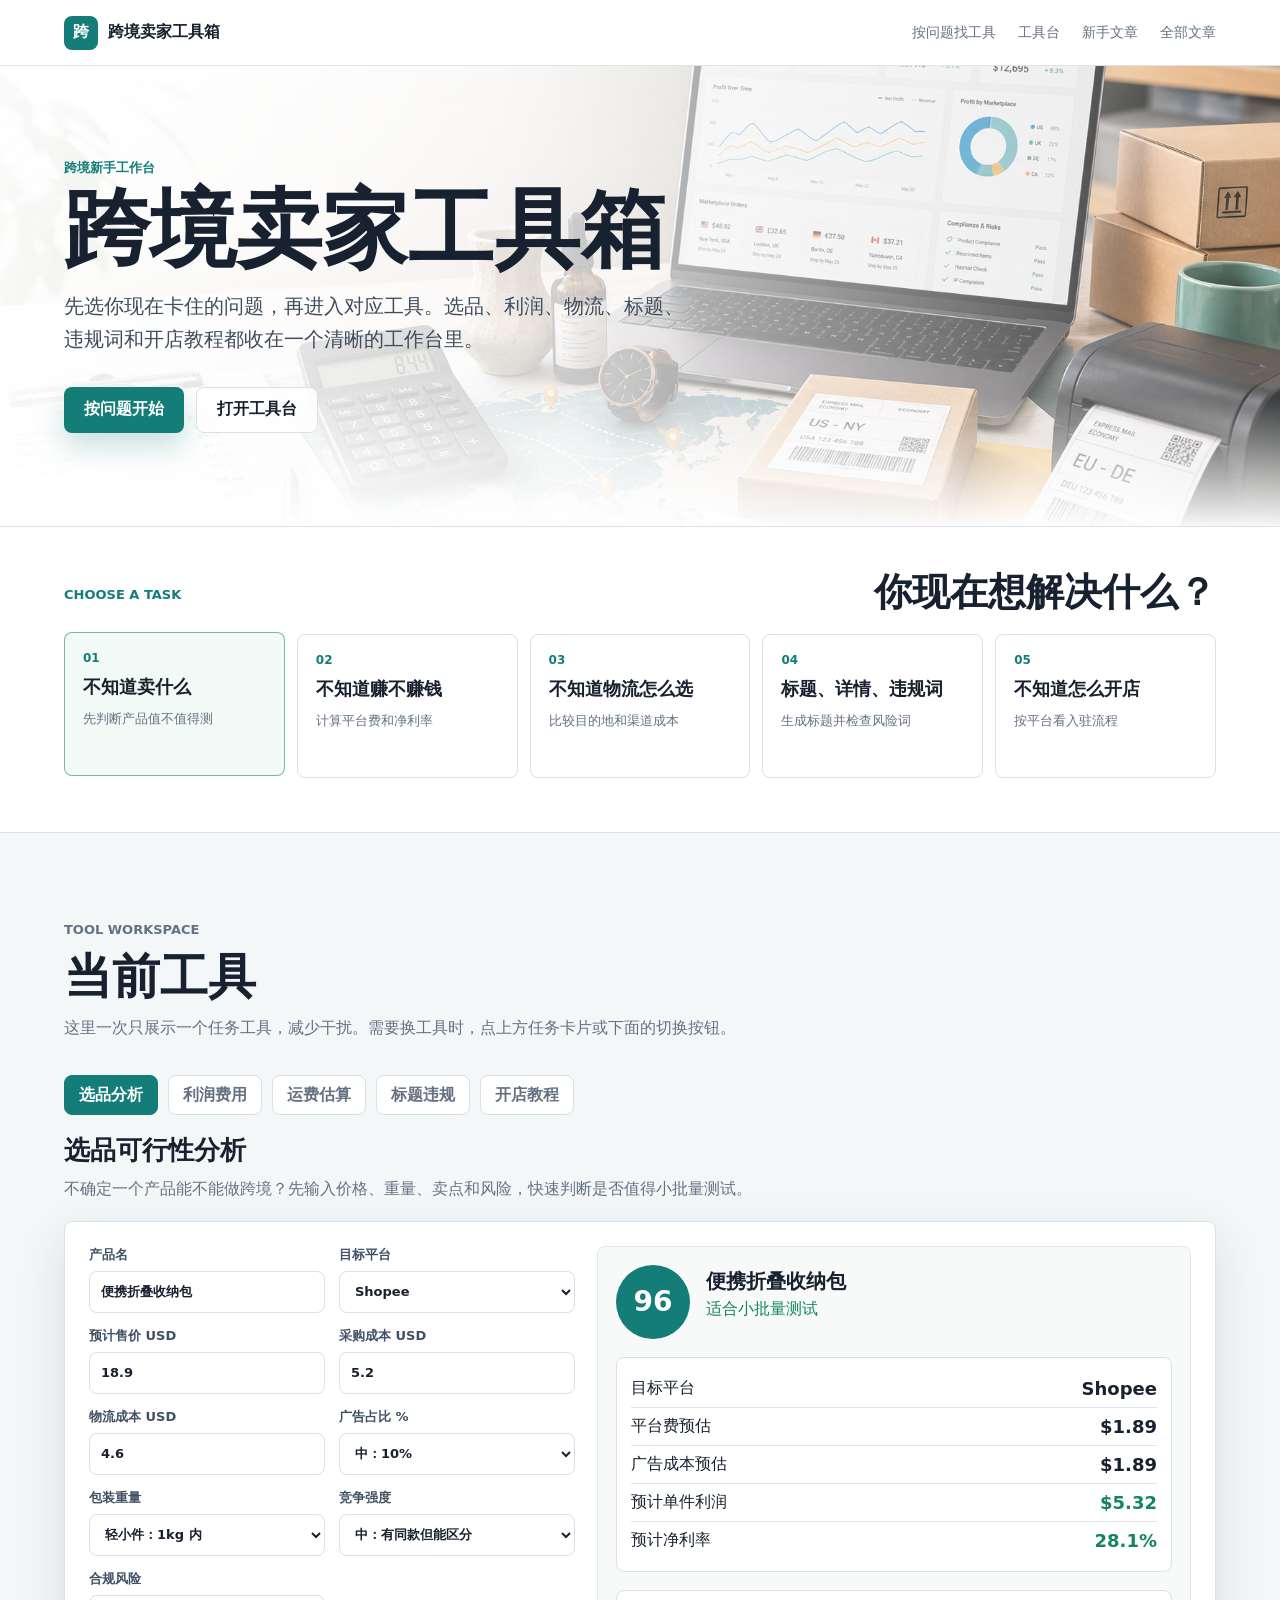
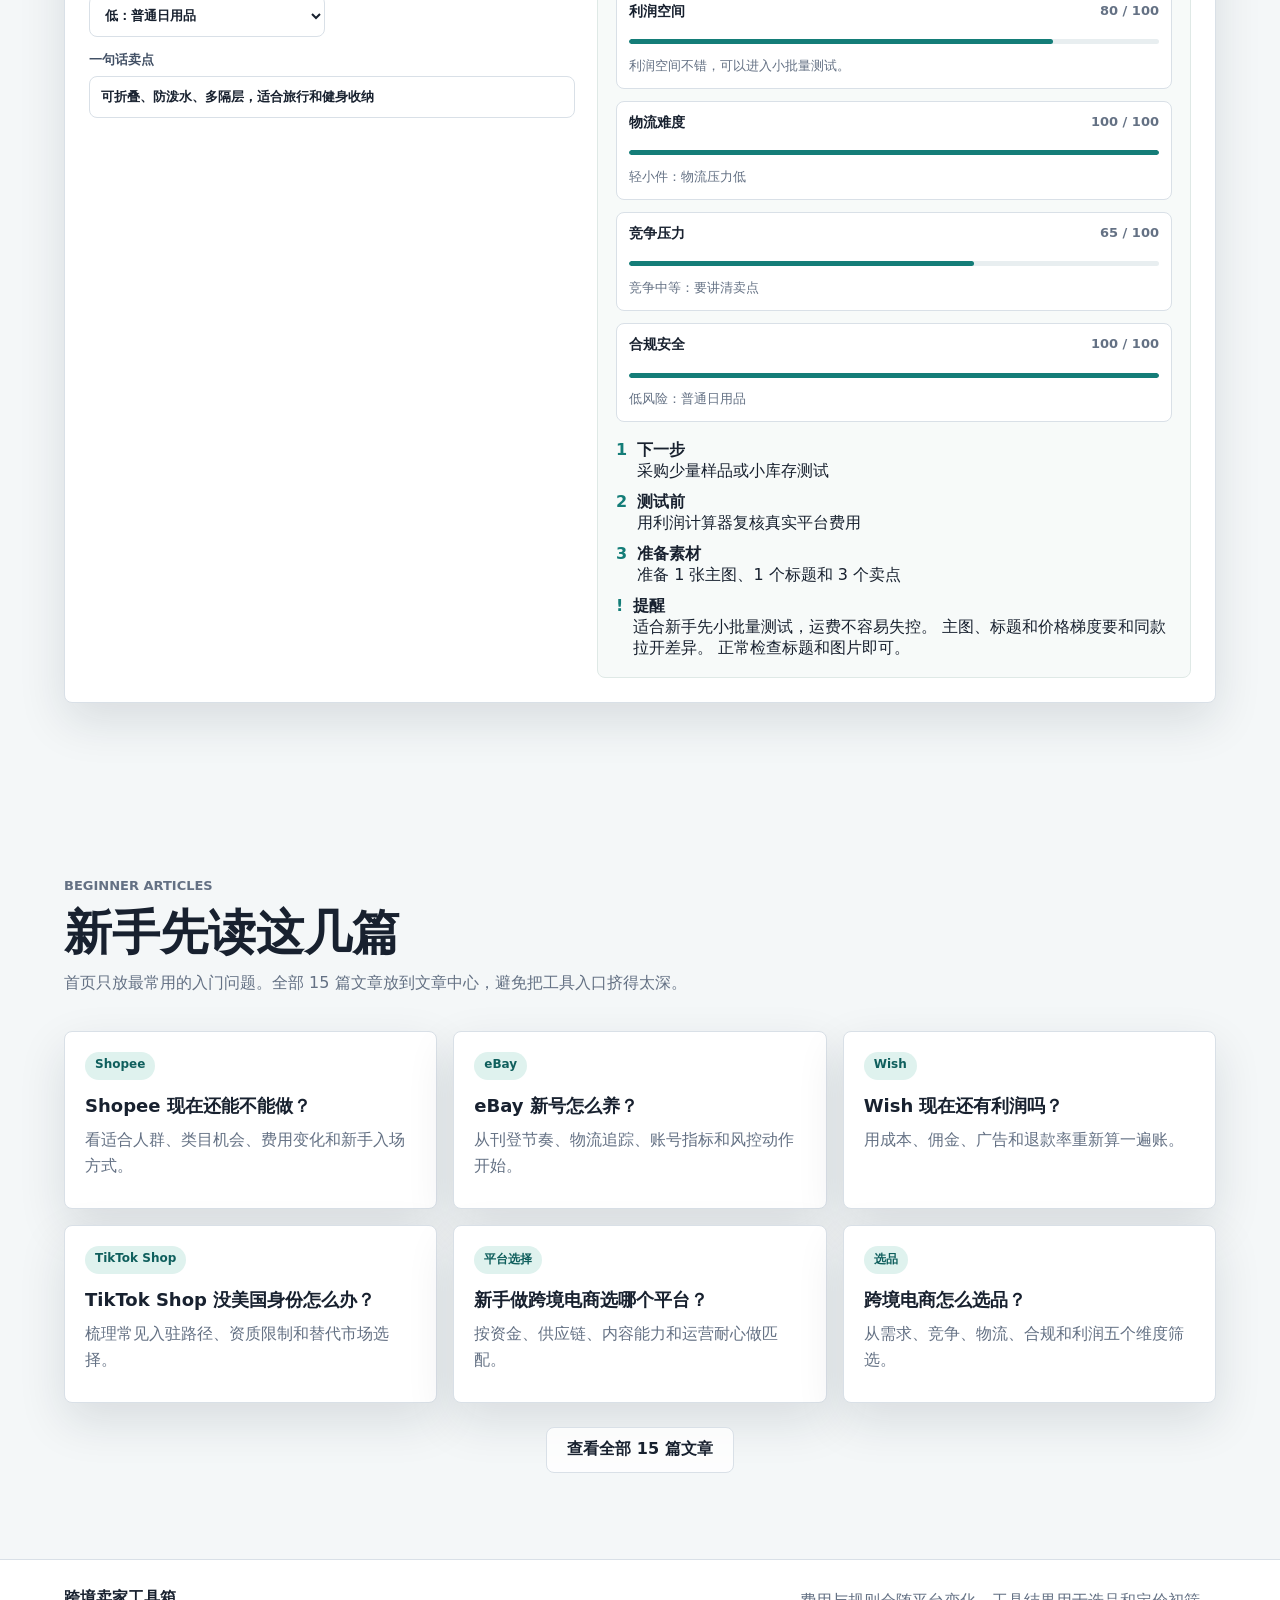
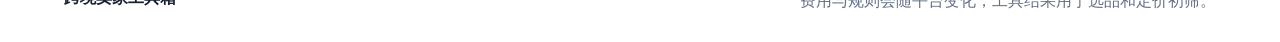
<file: index.html>
<!doctype html>
<html lang="zh-CN">
  <head>
    <meta charset="UTF-8" />
    <meta name="viewport" content="width=device-width, initial-scale=1.0" />
    <title>跨境卖家工具箱 | 新手教程与利润计算</title>
    <meta
      name="description"
      content="跨境卖家工具箱，包含 Shopee 利润计算、eBay 手续费、TikTok Shop 成本表、运费估算、标题生成、违规词查询和新手开店流程。"
    />
    <link rel="stylesheet" href="./styles.css" />
  </head>
  <body>
    <header class="site-header">
      <a class="brand" href="#top" aria-label="跨境卖家工具箱首页">
        <span class="brand-mark">跨</span>
        <span>跨境卖家工具箱</span>
      </a>
      <nav class="nav-links" aria-label="主要导航">
        <a href="#tasks">按问题找工具</a>
        <a href="#tools">工具台</a>
        <a href="#articles">新手文章</a>
        <a href="./articles.html">全部文章</a>
      </nav>
    </header>

    <main id="top">
      <section class="hero compact-hero" aria-labelledby="hero-title">
        <img src="./assets/crossborder-toolbox-hero.png" alt="" class="hero-image" />
        <div class="hero-overlay"></div>
        <div class="hero-content">
          <p class="eyebrow">跨境新手工作台</p>
          <h1 id="hero-title">跨境卖家工具箱</h1>
          <p class="hero-copy">
            先选你现在卡住的问题，再进入对应工具。选品、利润、物流、标题、违规词和开店教程都收在一个清晰的工作台里。
          </p>
          <div class="hero-actions" aria-label="快捷入口">
            <a href="#tasks" class="button primary">按问题开始</a>
            <a href="#tools" class="button secondary" data-open-tool="profit">打开工具台</a>
          </div>
        </div>
      </section>

      <section id="tasks" class="task-board" aria-label="按问题找工具">
        <div class="task-heading">
          <p class="eyebrow">Choose a task</p>
          <h2>你现在想解决什么？</h2>
        </div>
        <div class="task-grid">
          <button class="task-card active" type="button" data-open-tool="fit">
            <span>01</span>
            <strong>不知道卖什么</strong>
            <small>先判断产品值不值得测</small>
          </button>
          <button class="task-card" type="button" data-open-tool="profit">
            <span>02</span>
            <strong>不知道赚不赚钱</strong>
            <small>计算平台费和净利率</small>
          </button>
          <button class="task-card" type="button" data-open-tool="shipping">
            <span>03</span>
            <strong>不知道物流怎么选</strong>
            <small>比较目的地和渠道成本</small>
          </button>
          <button class="task-card" type="button" data-open-tool="listing">
            <span>04</span>
            <strong>标题、详情、违规词</strong>
            <small>生成标题并检查风险词</small>
          </button>
          <button class="task-card" type="button" data-open-tool="tutorials">
            <span>05</span>
            <strong>不知道怎么开店</strong>
            <small>按平台看入驻流程</small>
          </button>
        </div>
      </section>

      <section id="tools" class="section tool-workbench">
        <div class="section-heading">
          <p class="eyebrow">Tool workspace</p>
          <h2>当前工具</h2>
          <p>这里一次只展示一个任务工具，减少干扰。需要换工具时，点上方任务卡片或下面的切换按钮。</p>
        </div>
        <div class="tool-switcher" role="tablist" aria-label="工具切换">
          <button class="tool-tab active" type="button" data-open-tool="fit">选品分析</button>
          <button class="tool-tab" type="button" data-open-tool="profit">利润费用</button>
          <button class="tool-tab" type="button" data-open-tool="shipping">运费估算</button>
          <button class="tool-tab" type="button" data-open-tool="listing">标题违规</button>
          <button class="tool-tab" type="button" data-open-tool="tutorials">开店教程</button>
        </div>

        <div class="tool-panel" id="panel-profit" data-tool-panel="profit">
          <div class="panel-heading">
            <h3>利润与平台费用计算</h3>
            <p>默认费率适合新手做第一轮估算，正式定价前再按后台实际类目费率校准。</p>
          </div>
          <div class="tool-grid">
          <article class="tool-card">
            <div class="tool-title">
              <span class="tool-icon">¥</span>
              <div>
                <h3>Shopee 利润计算器</h3>
                <p>适合东南亚小件商品初筛。</p>
              </div>
            </div>
            <form class="form" id="shopee-form">
              <label>售价 <input type="number" name="price" value="59" min="0" step="0.01" /></label>
              <label>采购成本 <input type="number" name="cost" value="22" min="0" step="0.01" /></label>
              <label>国内运费 <input type="number" name="domestic" value="4" min="0" step="0.01" /></label>
              <label>平台佣金 % <input type="number" name="commission" value="6" min="0" step="0.1" /></label>
              <label>活动/支付费 % <input type="number" name="service" value="4" min="0" step="0.1" /></label>
              <label>卖家物流补贴 <input type="number" name="subsidy" value="5" min="0" step="0.01" /></label>
            </form>
            <div class="result-panel" id="shopee-result" aria-live="polite"></div>
          </article>

          <article class="tool-card">
            <div class="tool-title">
              <span class="tool-icon">$</span>
              <div>
                <h3>eBay 手续费计算器</h3>
                <p>估算成交后平台和支付成本。</p>
              </div>
            </div>
            <form class="form" id="ebay-form">
              <label>成交价 USD <input type="number" name="price" value="39.99" min="0" step="0.01" /></label>
              <label>买家运费 USD <input type="number" name="shipping" value="6.99" min="0" step="0.01" /></label>
              <label>商品成本 USD <input type="number" name="cost" value="14" min="0" step="0.01" /></label>
              <label>履约成本 USD <input type="number" name="fulfillment" value="8" min="0" step="0.01" /></label>
              <label>成交费 % <input type="number" name="finalFee" value="13.25" min="0" step="0.01" /></label>
              <label>支付固定费 USD <input type="number" name="fixedFee" value="0.3" min="0" step="0.01" /></label>
            </form>
            <div class="result-panel" id="ebay-result" aria-live="polite"></div>
          </article>

          <article class="tool-card wide">
            <div class="tool-title">
              <span class="tool-icon">%</span>
              <div>
                <h3>Wish / TikTok Shop 成本利润表</h3>
                <p>按平台切换佣金，快速判断毛利空间。</p>
              </div>
            </div>
            <form class="form compact" id="marketplace-form">
              <label>平台
                <select name="platform">
                  <option value="wish">Wish</option>
                  <option value="tiktok">TikTok Shop</option>
                </select>
              </label>
              <label>售价 <input type="number" name="price" value="24.9" min="0" step="0.01" /></label>
              <label>商品成本 <input type="number" name="cost" value="7.2" min="0" step="0.01" /></label>
              <label>头程/尾程 <input type="number" name="logistics" value="5.5" min="0" step="0.01" /></label>
              <label>广告占比 % <input type="number" name="ads" value="8" min="0" step="0.1" /></label>
            </form>
            <div class="table-wrap">
              <table>
                <thead>
                  <tr>
                    <th>项目</th>
                    <th>金额</th>
                    <th>说明</th>
                  </tr>
                </thead>
                <tbody id="marketplace-result"></tbody>
              </table>
            </div>
          </article>
        </div>
        </div>

        <div class="tool-panel" id="panel-shipping" data-tool-panel="shipping">
        <div class="panel-heading">
          <h3>跨境运费估算器</h3>
          <p>选择发货地、目的地和渠道，输入实重与包装尺寸，快速估算计费重量、运费区间和物流建议。</p>
        </div>
        <div class="workspace">
          <form class="form compact" id="shipping-form">
            <label>发货地
              <select name="origin">
                <option value="cn" selected>中国大陆</option>
                <option value="us">美国</option>
                <option value="eu">欧洲</option>
                <option value="uk">英国</option>
                <option value="sea">东南亚</option>
                <option value="au">澳洲</option>
              </select>
            </label>
            <label>目的地
              <select name="destination">
                <option value="us" selected>美国</option>
                <option value="eu">欧洲</option>
                <option value="uk">英国</option>
                <option value="sea">东南亚</option>
                <option value="latam">拉美</option>
                <option value="au">澳洲</option>
              </select>
            </label>
            <label>渠道
              <select name="channel">
                <option value="economy">经济小包</option>
                <option value="standard" selected>标准专线</option>
                <option value="express">商业快递</option>
                <option value="warehouse">海外仓/本地仓</option>
              </select>
            </label>
            <label>包裹类型
              <select name="parcel">
                <option value="normal" selected>普通货</option>
                <option value="battery">带电/磁性</option>
                <option value="fragile">易碎品</option>
                <option value="oversize">抛货/大体积</option>
              </select>
            </label>
            <label>实重 kg <input type="number" name="weight" value="0.65" min="0.01" step="0.01" /></label>
            <label>长 cm <input type="number" name="length" value="32" min="1" step="1" /></label>
            <label>宽 cm <input type="number" name="width" value="24" min="1" step="1" /></label>
            <label>高 cm <input type="number" name="height" value="8" min="1" step="1" /></label>
          </form>
          <div class="result-panel large" id="shipping-result" aria-live="polite"></div>
        </div>
        </div>

        <div class="tool-panel" id="panel-listing" data-tool-panel="listing">
        <div class="panel-heading">
          <h3>商品标题生成与违规词查询</h3>
          <p>把中文卖点变成可读的英文标题，同时检查容易踩线的表达。</p>
        </div>
        <div class="tool-grid two">
          <article class="tool-card">
            <div class="tool-title">
              <span class="tool-icon">T</span>
              <div>
                <h3>商品标题生成器</h3>
                <p>适合 eBay、TikTok Shop、Shopee 英文站点。</p>
              </div>
            </div>
            <form class="form" id="title-form">
              <label>产品关键词 <input name="keyword" value="foldable travel storage bag" /></label>
              <label>核心材质/规格 <input name="spec" value="water resistant nylon, large capacity" /></label>
              <label>适用场景 <input name="scene" value="weekend trips, gym, luggage organizer" /></label>
              <label>目标平台
                <select name="platform">
                  <option>eBay</option>
                  <option>Shopee</option>
                  <option>TikTok Shop</option>
                  <option>Wish</option>
                </select>
              </label>
            </form>
            <div class="generated-title" id="title-result"></div>
          </article>

          <article class="tool-card">
            <div class="tool-title">
              <span class="tool-icon">!</span>
              <div>
                <h3>禁售品/违规词查询</h3>
                <p>检查标题、五点描述和卖点文案。</p>
              </div>
            </div>
            <label class="textarea-label">
              待检查文案
              <textarea id="compliance-input">Best anti-virus miracle cure phone case, compatible with iPhone style, free brand logo gift.</textarea>
            </label>
            <div class="result-panel" id="compliance-result" aria-live="polite"></div>
          </article>
        </div>
        </div>

        <div class="tool-panel" id="panel-tutorials" data-tool-panel="tutorials">
        <div class="panel-heading">
          <h3>平台开店流程教程</h3>
          <p>按资料准备、费用理解、商品上架、履约售后四步推进。</p>
        </div>
        <div class="tabs" role="tablist" aria-label="平台教程">
          <button class="tab active" data-platform="shopee" type="button">Shopee</button>
          <button class="tab" data-platform="ebay" type="button">eBay</button>
          <button class="tab" data-platform="tiktok" type="button">TikTok Shop</button>
          <button class="tab" data-platform="wish" type="button">Wish</button>
        </div>
        <div class="tutorial-panel" id="tutorial-panel"></div>
        </div>

        <div class="tool-panel active" id="panel-fit" data-tool-panel="fit">
        <div class="panel-heading">
          <h3>选品可行性分析</h3>
          <p>不确定一个产品能不能做跨境？先输入价格、重量、卖点和风险，快速判断是否值得小批量测试。</p>
        </div>
        <div class="workspace split">
          <form class="form" id="fit-form">
            <label>产品名 <input name="name" value="便携折叠收纳包" /></label>
            <label>目标平台
              <select name="platform">
                <option value="shopee">Shopee</option>
                <option value="ebay">eBay</option>
                <option value="tiktok">TikTok Shop</option>
                <option value="wish">Wish</option>
              </select>
            </label>
            <label>预计售价 USD <input type="number" name="price" value="18.9" min="0" step="0.01" /></label>
            <label>采购成本 USD <input type="number" name="cost" value="5.2" min="0" step="0.01" /></label>
            <label>物流成本 USD <input type="number" name="shipping" value="4.6" min="0" step="0.01" /></label>
            <label>广告占比 %
              <select name="ads">
                <option value="5">低：5%</option>
                <option value="10" selected>中：10%</option>
                <option value="18">高：18%</option>
              </select>
            </label>
            <label>包装重量
              <select name="weight">
                <option value="light" selected>轻小件：1kg 内</option>
                <option value="medium">中等：1-2kg</option>
                <option value="heavy">偏重/大体积</option>
              </select>
            </label>
            <label>竞争强度
              <select name="competition">
                <option value="low">低：同款少</option>
                <option value="medium" selected>中：有同款但能区分</option>
                <option value="high">高：价格战明显</option>
              </select>
            </label>
            <label>合规风险
              <select name="risk">
                <option value="low" selected>低：普通日用品</option>
                <option value="medium">中：带电/儿童/美妆等</option>
                <option value="high">高：品牌/功效/认证不确定</option>
              </select>
            </label>
            <label class="full-field">一句话卖点 <input name="edge" value="可折叠、防泼水、多隔层，适合旅行和健身收纳" /></label>
          </form>
          <div class="analysis-card" id="fit-result"></div>
        </div>
        </div>
      </section>

      <section id="articles" class="section band">
        <div class="section-heading">
          <p class="eyebrow">Beginner articles</p>
          <h2>新手先读这几篇</h2>
          <p>首页只放最常用的入门问题。全部 15 篇文章放到文章中心，避免把工具入口挤得太深。</p>
        </div>
        <div class="article-grid featured-list">
          <a href="./article.html?slug=shopee-still-worth-it" class="article-card">
            <span>Shopee</span>
            <strong>Shopee 现在还能不能做？</strong>
            <p>看适合人群、类目机会、费用变化和新手入场方式。</p>
          </a>
          <a href="./article.html?slug=ebay-new-account-growth" class="article-card">
            <span>eBay</span>
            <strong>eBay 新号怎么养？</strong>
            <p>从刊登节奏、物流追踪、账号指标和风控动作开始。</p>
          </a>
          <a href="./article.html?slug=wish-profit-2026" class="article-card">
            <span>Wish</span>
            <strong>Wish 现在还有利润吗？</strong>
            <p>用成本、佣金、广告和退款率重新算一遍账。</p>
          </a>
          <a href="./article.html?slug=tiktok-shop-no-us-identity" class="article-card">
            <span>TikTok Shop</span>
            <strong>TikTok Shop 没美国身份怎么办？</strong>
            <p>梳理常见入驻路径、资质限制和替代市场选择。</p>
          </a>
          <a href="./article.html?slug=best-platform-for-beginners" class="article-card">
            <span>平台选择</span>
            <strong>新手做跨境电商选哪个平台？</strong>
            <p>按资金、供应链、内容能力和运营耐心做匹配。</p>
          </a>
          <a href="./article.html?slug=cross-border-product-selection" class="article-card">
            <span>选品</span>
            <strong>跨境电商怎么选品？</strong>
            <p>从需求、竞争、物流、合规和利润五个维度筛选。</p>
          </a>
          <a href="./article.html?slug=profit-calculation" class="article-card">
            <span>利润</span>
            <strong>跨境电商利润怎么算？</strong>
            <p>把采购、平台费、物流、广告、退款和汇损都算进去。</p>
          </a>
          <a href="./article.html?slug=shopee-fees" class="article-card">
            <span>Shopee</span>
            <strong>Shopee 手续费有哪些？</strong>
            <p>拆解佣金、交易费、活动费、物流补贴和广告预算。</p>
          </a>
          <a href="./article.html?slug=ebay-fees" class="article-card">
            <span>eBay</span>
            <strong>eBay 手续费有哪些？</strong>
            <p>理解成交费、支付费、店铺费和推广费的影响。</p>
          </a>
          <a href="./article.html?slug=shipping-choice" class="article-card">
            <span>物流</span>
            <strong>跨境物流怎么选？</strong>
            <p>比较邮政小包、专线、商业快递和海外仓的适用场景。</p>
          </a>
          <a href="./article.html?slug=low-cost-cross-border-process" class="article-card">
            <span>流程</span>
            <strong>低成本做跨境电商流程</strong>
            <p>从选平台、找货、测品、上架到第一单履约。</p>
          </a>
          <a href="./article.html?slug=ai-product-images" class="article-card">
            <span>AI 作图</span>
            <strong>AI 怎么帮跨境卖家做图？</strong>
            <p>生成场景图、卖点图、尺寸图和短视频素材脚本。</p>
          </a>
          <a href="./article.html?slug=ai-product-title" class="article-card">
            <span>AI 标题</span>
            <strong>AI 怎么生成商品标题？</strong>
            <p>把关键词、属性、场景和平台字符限制组合起来。</p>
          </a>
          <a href="./article.html?slug=ai-product-description" class="article-card">
            <span>详情页</span>
            <strong>AI 怎么写商品详情页？</strong>
            <p>输出五点描述、适用场景、FAQ 和合规表达。</p>
          </a>
          <a href="./article.html?slug=beginner-loss-points" class="article-card">
            <span>避坑</span>
            <strong>新手做跨境最容易亏在哪里？</strong>
            <p>重点检查库存、物流、广告、侵权、退款和汇率。</p>
          </a>
        </div>
        <div class="section-actions">
          <a class="button secondary" href="./articles.html">查看全部 15 篇文章</a>
        </div>
      </section>
    </main>

    <footer class="site-footer">
      <strong>跨境卖家工具箱</strong>
      <span>费用与规则会随平台变化，工具结果用于选品和定价初筛。</span>
    </footer>

    <script src="./script.js"></script>
  </body>
</html>
</file>
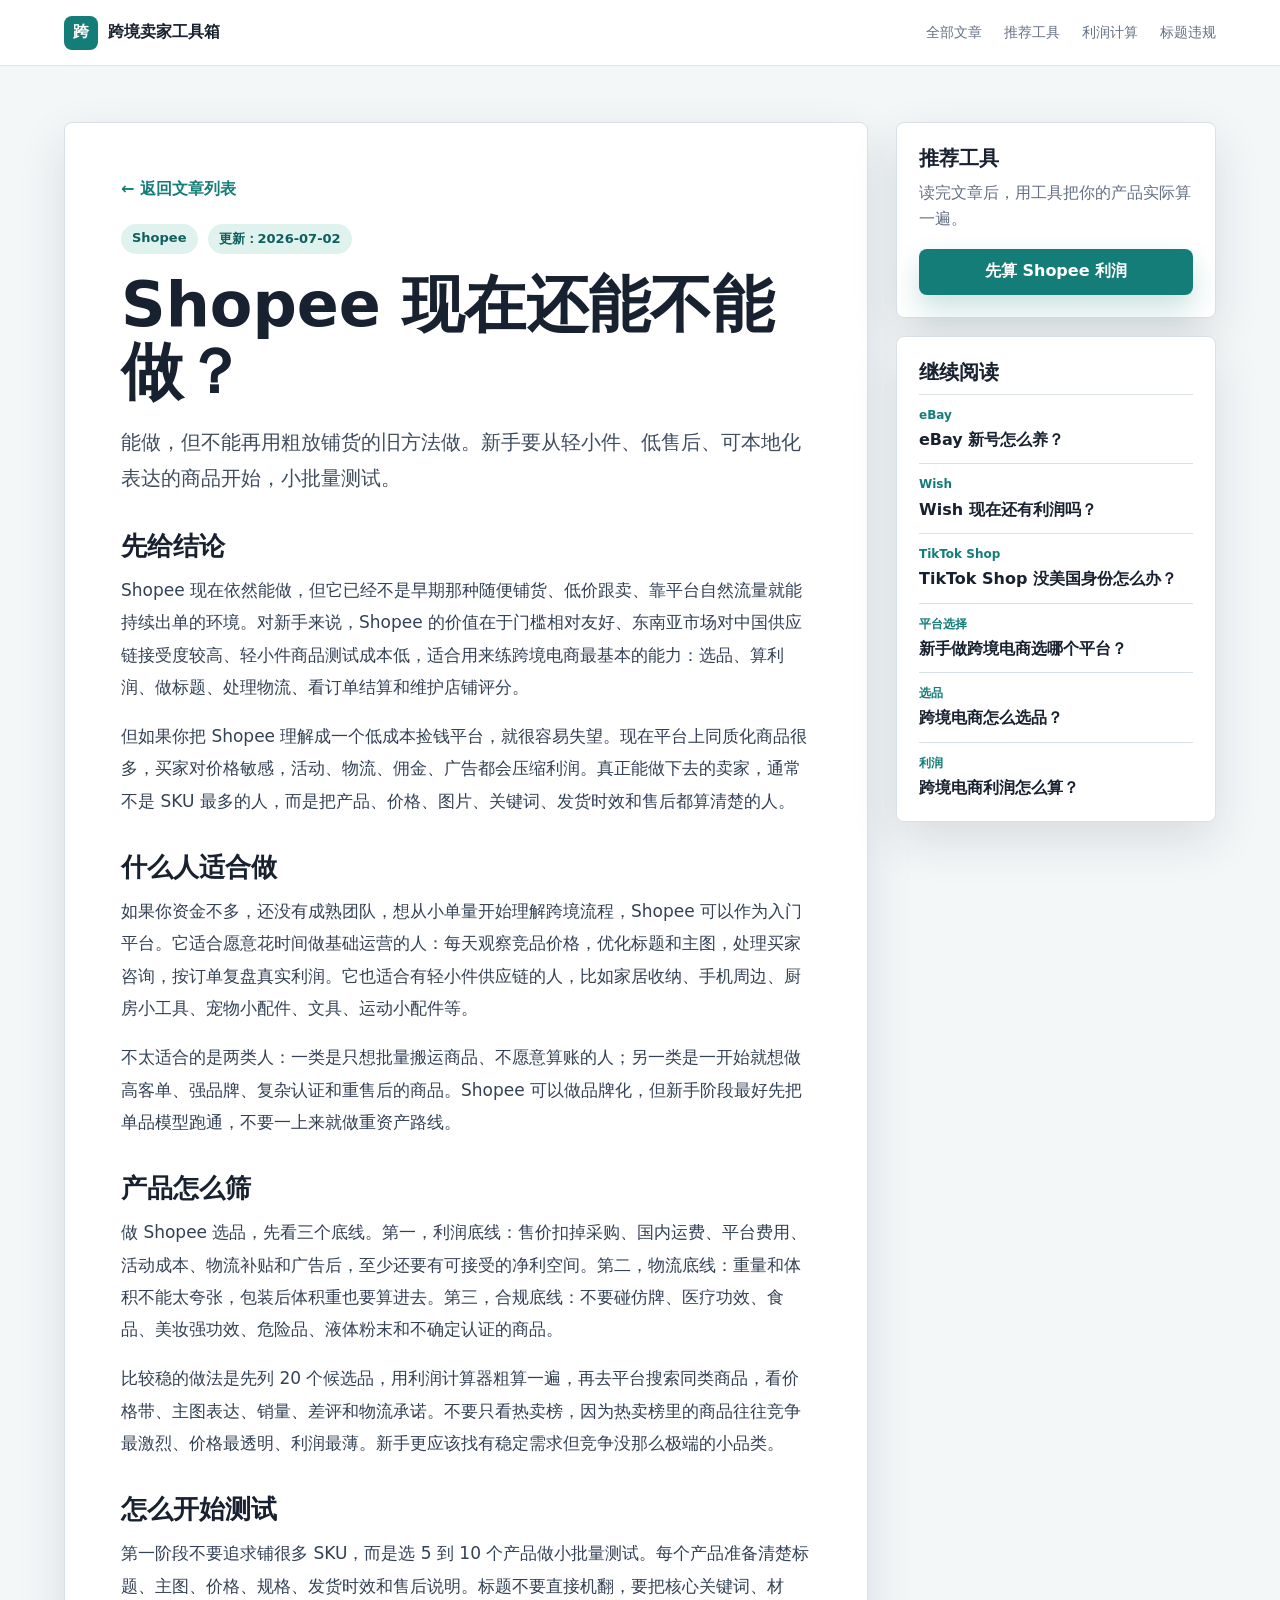
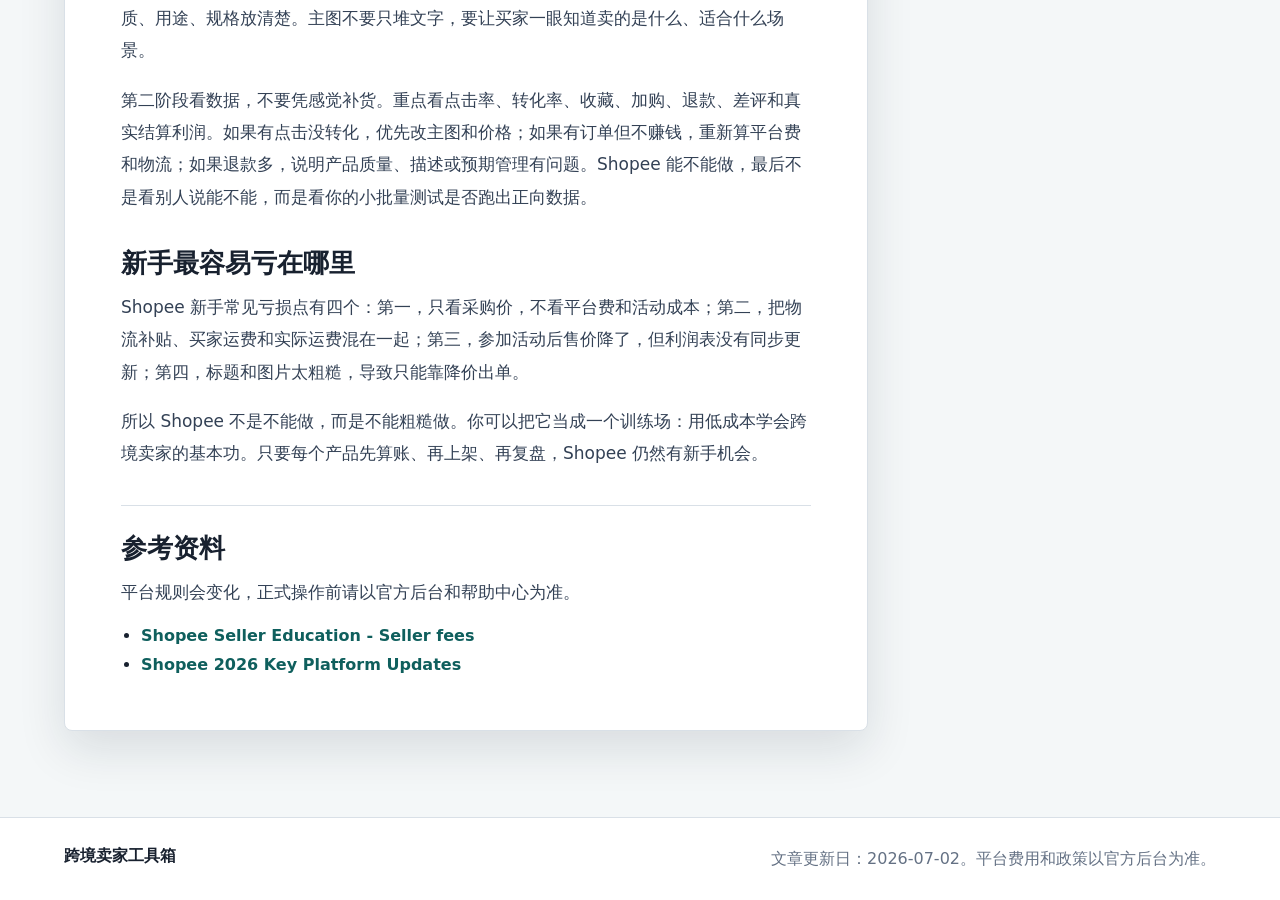
<file: article.html>
<!doctype html>
<html lang="zh-CN">
  <head>
    <meta charset="UTF-8" />
    <meta name="viewport" content="width=device-width, initial-scale=1.0" />
    <title>跨境卖家文章 | 跨境卖家工具箱</title>
    <meta name="description" content="跨境电商新手教程文章，覆盖平台选择、利润、费用、物流、AI 上架和避坑。" />
    <link rel="stylesheet" href="./styles.css" />
  </head>
  <body>
    <header class="site-header">
      <a class="brand" href="./index.html" aria-label="回到跨境卖家工具箱首页">
        <span class="brand-mark">跨</span>
        <span>跨境卖家工具箱</span>
      </a>
      <nav class="nav-links" aria-label="文章导航">
        <a href="./index.html#articles">全部文章</a>
        <a href="./index.html#recommended-tools">推荐工具</a>
        <a href="./index.html#calculators">利润计算</a>
        <a href="./index.html#listing">标题违规</a>
      </nav>
    </header>

    <main class="article-shell">
      <article class="article-detail" id="article-detail"></article>
      <aside class="article-sidebar">
        <div class="sidebar-box">
          <strong>推荐工具</strong>
          <p>读完文章后，用工具把你的产品实际算一遍。</p>
          <a class="button primary" id="article-tool-link" href="./index.html#recommended-tools">打开工具</a>
        </div>
        <div class="sidebar-box">
          <strong>继续阅读</strong>
          <div class="mini-list" id="more-articles"></div>
        </div>
      </aside>
    </main>

    <footer class="site-footer">
      <strong>跨境卖家工具箱</strong>
      <span>文章更新日：2026-07-02。平台费用和政策以官方后台为准。</span>
    </footer>

    <script src="./article-data.js"></script>
    <script src="./article.js"></script>
  </body>
</html>
</file>
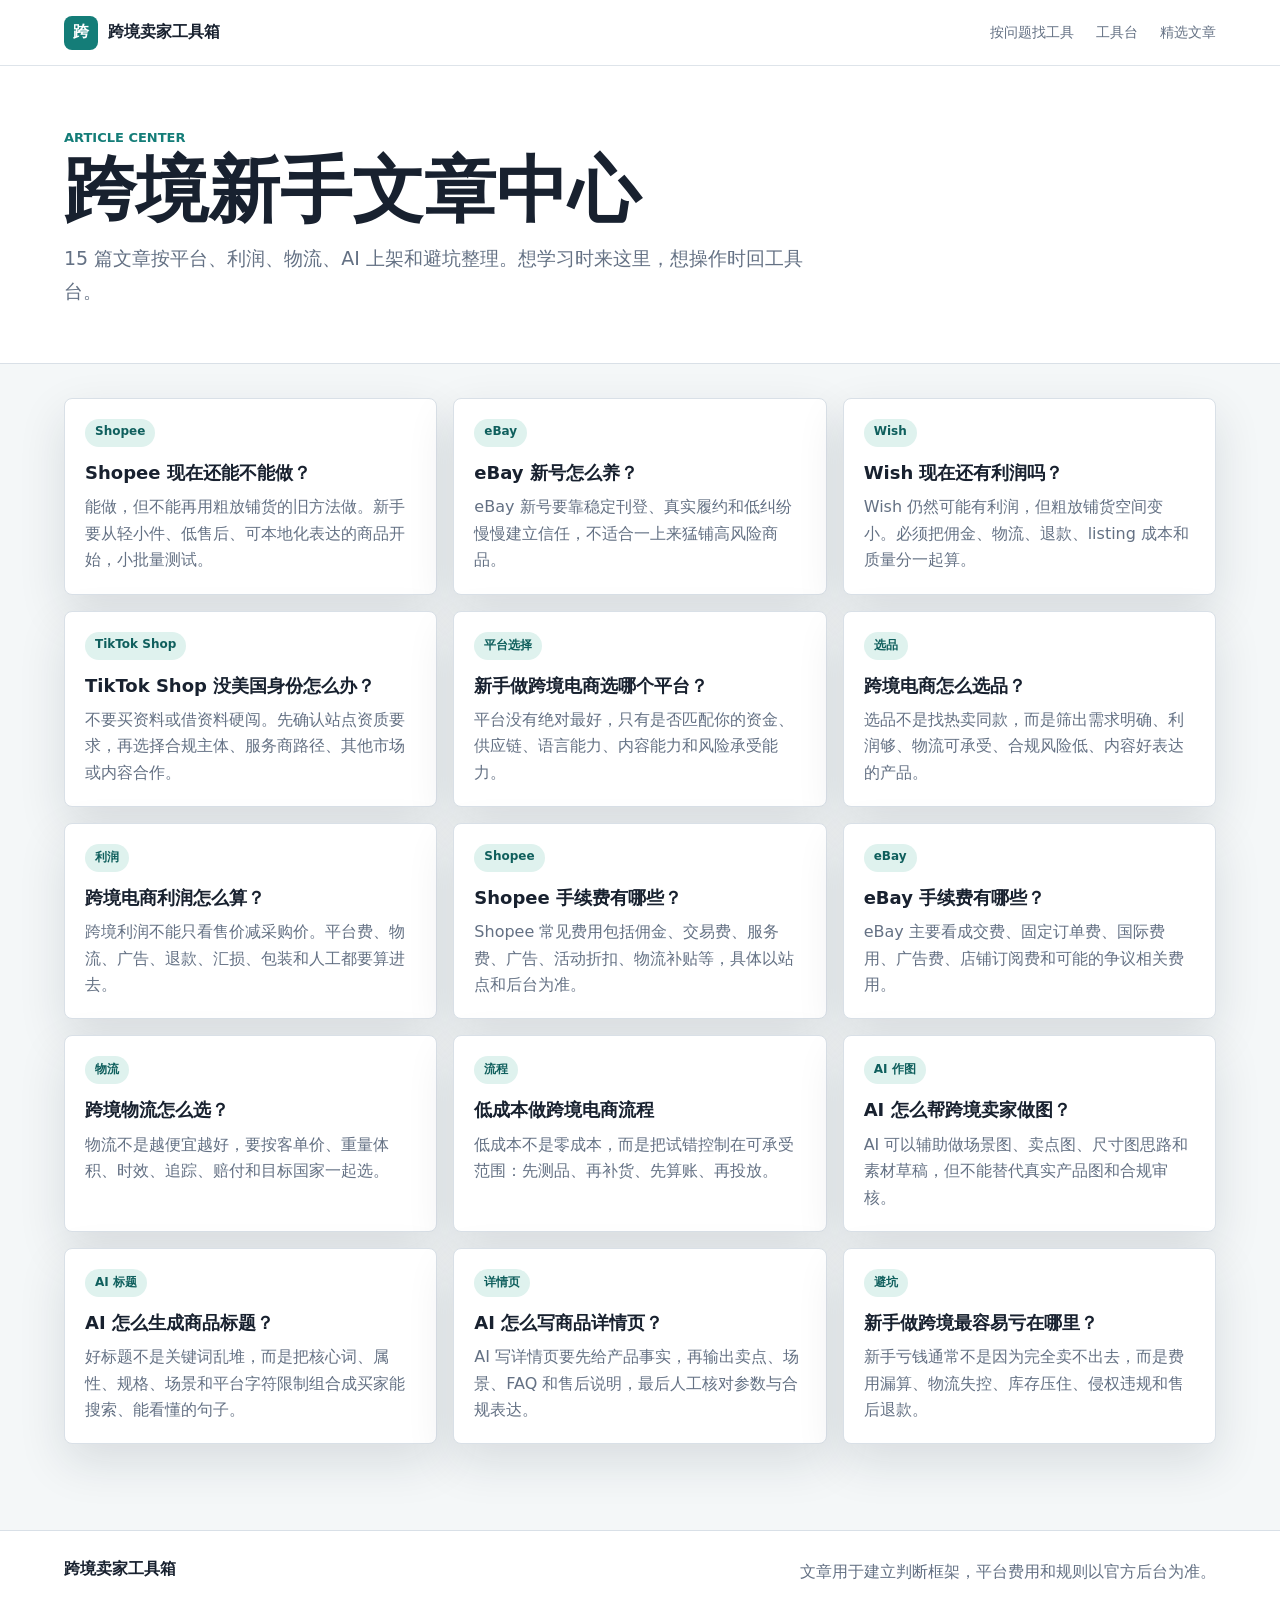
<file: articles.html>
<!doctype html>
<html lang="zh-CN">
  <head>
    <meta charset="UTF-8" />
    <meta name="viewport" content="width=device-width, initial-scale=1.0" />
    <title>全部文章 | 跨境卖家工具箱</title>
    <meta name="description" content="跨境电商新手文章中心，覆盖平台选择、利润、费用、物流、AI 上架和避坑。" />
    <link rel="stylesheet" href="./styles.css" />
  </head>
  <body>
    <header class="site-header">
      <a class="brand" href="./index.html" aria-label="回到跨境卖家工具箱首页">
        <span class="brand-mark">跨</span>
        <span>跨境卖家工具箱</span>
      </a>
      <nav class="nav-links" aria-label="文章中心导航">
        <a href="./index.html#tasks">按问题找工具</a>
        <a href="./index.html#tools">工具台</a>
        <a href="./index.html#articles">精选文章</a>
      </nav>
    </header>

    <main class="article-index">
      <section class="article-index-hero">
        <p class="eyebrow">Article center</p>
        <h1>跨境新手文章中心</h1>
        <p>15 篇文章按平台、利润、物流、AI 上架和避坑整理。想学习时来这里，想操作时回工具台。</p>
      </section>
      <section class="article-index-grid" id="article-index-grid" aria-label="全部文章"></section>
    </main>

    <footer class="site-footer">
      <strong>跨境卖家工具箱</strong>
      <span>文章用于建立判断框架，平台费用和规则以官方后台为准。</span>
    </footer>

    <script src="./article-data.js"></script>
    <script src="./articles.js"></script>
  </body>
</html>
</file>
<file: styles.css>
:root {
  color-scheme: light;
  --ink: #18212f;
  --muted: #647184;
  --line: #d9e0e7;
  --paper: #ffffff;
  --soft: #f4f7f8;
  --teal: #147d78;
  --teal-dark: #0f5f5d;
  --yellow: #f0b23a;
  --red: #c84e42;
  --green: #158461;
  --shadow: 0 18px 48px rgba(20, 35, 52, 0.12);
  font-family:
    Inter, ui-sans-serif, system-ui, -apple-system, BlinkMacSystemFont, "Segoe UI",
    "PingFang SC", "Microsoft YaHei", sans-serif;
}

* {
  box-sizing: border-box;
}

html {
  scroll-behavior: smooth;
}

body {
  margin: 0;
  color: var(--ink);
  background: var(--paper);
}

a {
  color: inherit;
  text-decoration: none;
}

button,
input,
select,
textarea {
  font: inherit;
}

.site-header {
  position: sticky;
  top: 0;
  z-index: 20;
  display: flex;
  align-items: center;
  justify-content: space-between;
  min-height: 66px;
  padding: 0 5vw;
  border-bottom: 1px solid rgba(217, 224, 231, 0.86);
  background: rgba(255, 255, 255, 0.92);
  backdrop-filter: blur(14px);
}

.brand,
.nav-links {
  display: flex;
  align-items: center;
  gap: 10px;
}

.brand {
  font-weight: 800;
}

.brand-mark {
  display: grid;
  width: 34px;
  height: 34px;
  place-items: center;
  border-radius: 8px;
  color: #fff;
  background: var(--teal);
}

.nav-links {
  gap: 22px;
  color: var(--muted);
  font-size: 14px;
}

.nav-links a:hover {
  color: var(--teal);
}

.hero {
  position: relative;
  min-height: min(720px, calc(100vh - 66px));
  overflow: hidden;
  display: flex;
  align-items: center;
  padding: 7vw 5vw 9vw;
}

.compact-hero {
  min-height: 460px;
  padding-top: 5vw;
  padding-bottom: 5vw;
}

.hero-image,
.hero-overlay {
  position: absolute;
  inset: 0;
}

.hero-image {
  width: 100%;
  height: 100%;
  object-fit: cover;
}

.hero-overlay {
  background:
    linear-gradient(90deg, rgba(255, 255, 255, 0.96) 0%, rgba(255, 255, 255, 0.78) 45%, rgba(255, 255, 255, 0.16) 100%),
    linear-gradient(0deg, rgba(255, 255, 255, 0.96) 0%, rgba(255, 255, 255, 0) 28%);
}

.hero-content {
  position: relative;
  max-width: 720px;
}

.eyebrow {
  margin: 0 0 10px;
  color: var(--teal);
  font-size: 13px;
  font-weight: 800;
  letter-spacing: 0;
  text-transform: uppercase;
}

h1,
h2,
h3,
p {
  margin-top: 0;
}

h1 {
  margin-bottom: 18px;
  font-size: clamp(46px, 8vw, 86px);
  line-height: 0.98;
  letter-spacing: 0;
}

h2 {
  margin-bottom: 12px;
  font-size: clamp(28px, 4vw, 48px);
  line-height: 1.08;
  letter-spacing: 0;
}

h3 {
  margin-bottom: 4px;
  font-size: 20px;
  letter-spacing: 0;
}

.hero-copy {
  max-width: 620px;
  color: #3f4d5e;
  font-size: 20px;
  line-height: 1.68;
}

.hero-actions {
  display: flex;
  flex-wrap: wrap;
  gap: 12px;
  margin-top: 30px;
}

.button {
  display: inline-flex;
  align-items: center;
  justify-content: center;
  min-height: 46px;
  padding: 0 20px;
  border-radius: 8px;
  font-weight: 800;
}

.button.primary {
  color: #fff;
  background: var(--teal);
  box-shadow: 0 14px 28px rgba(20, 125, 120, 0.22);
}

.button.secondary {
  color: var(--ink);
  border: 1px solid var(--line);
  background: rgba(255, 255, 255, 0.82);
}

.quick-grid {
  display: grid;
  grid-template-columns: repeat(4, minmax(0, 1fr));
  gap: 1px;
  background: var(--line);
  border-top: 1px solid var(--line);
  border-bottom: 1px solid var(--line);
}

.quick-grid article {
  min-height: 132px;
  padding: 26px 5vw 24px;
  background: #fff;
}

.quick-grid strong {
  display: block;
  margin-bottom: 8px;
  font-size: 18px;
}

.quick-grid span,
.section-heading p,
.panel-heading p,
.tool-title p,
.site-footer span {
  color: var(--muted);
  line-height: 1.65;
}

.task-board {
  padding: 44px 5vw 54px;
  border-top: 1px solid var(--line);
  border-bottom: 1px solid var(--line);
  background: #fff;
}

.task-heading {
  display: flex;
  align-items: end;
  justify-content: space-between;
  gap: 24px;
  margin-bottom: 22px;
}

.task-heading h2 {
  margin-bottom: 0;
  font-size: clamp(28px, 3vw, 40px);
}

.task-grid {
  display: grid;
  grid-template-columns: repeat(5, minmax(0, 1fr));
  gap: 12px;
}

.task-card {
  display: grid;
  min-height: 144px;
  align-content: start;
  gap: 10px;
  border: 1px solid var(--line);
  border-radius: 8px;
  padding: 18px;
  color: var(--ink);
  background: #fff;
  text-align: left;
  cursor: pointer;
  transition:
    border-color 0.18s ease,
    background 0.18s ease,
    transform 0.18s ease;
}

.task-card:hover,
.task-card.active {
  border-color: rgba(20, 125, 120, 0.54);
  background: #f2faf8;
  transform: translateY(-2px);
}

.task-card span {
  color: var(--teal);
  font-size: 12px;
  font-weight: 900;
}

.task-card strong {
  font-size: 18px;
  line-height: 1.32;
}

.task-card small {
  color: var(--muted);
  font-size: 13px;
  line-height: 1.55;
}

.section {
  padding: 86px 5vw;
}

.band {
  background: var(--soft);
}

.section-heading {
  max-width: 780px;
  margin-bottom: 34px;
}

.tool-workbench {
  background: var(--soft);
}

.tool-switcher {
  display: flex;
  flex-wrap: wrap;
  gap: 10px;
  margin-bottom: 18px;
}

.tool-tab {
  min-height: 40px;
  border: 1px solid var(--line);
  border-radius: 8px;
  padding: 0 14px;
  color: var(--muted);
  background: #fff;
  cursor: pointer;
  font-weight: 850;
}

.tool-tab.active {
  color: #fff;
  border-color: var(--teal);
  background: var(--teal);
}

.tool-panel {
  display: none;
}

.tool-panel.active {
  display: block;
}

.panel-heading {
  margin-bottom: 18px;
}

.panel-heading h3 {
  margin-bottom: 8px;
  font-size: 26px;
}

.tool-grid {
  display: grid;
  grid-template-columns: repeat(2, minmax(0, 1fr));
  gap: 22px;
}

.tool-grid.two {
  align-items: start;
}

.tool-card,
.workspace,
.tutorial-panel,
.article-card,
.recommend-card {
  border: 1px solid var(--line);
  border-radius: 8px;
  background: #fff;
  box-shadow: var(--shadow);
}

.tool-card {
  padding: 24px;
}

.tool-card.wide {
  grid-column: 1 / -1;
}

.tool-title {
  display: flex;
  align-items: flex-start;
  gap: 14px;
  margin-bottom: 22px;
}

.tool-icon {
  display: grid;
  flex: 0 0 auto;
  width: 42px;
  height: 42px;
  place-items: center;
  border-radius: 8px;
  color: var(--teal-dark);
  background: #dff2ee;
  font-weight: 900;
}

.form {
  display: grid;
  grid-template-columns: repeat(2, minmax(0, 1fr));
  gap: 14px;
  align-content: start;
}

.form.compact {
  grid-template-columns: repeat(5, minmax(0, 1fr));
}

.full-field {
  grid-column: 1 / -1;
}

label,
.textarea-label {
  display: grid;
  gap: 7px;
  color: #425065;
  font-size: 13px;
  font-weight: 750;
}

input,
select,
textarea {
  width: 100%;
  min-height: 42px;
  border: 1px solid var(--line);
  border-radius: 8px;
  padding: 9px 11px;
  color: var(--ink);
  background: #fff;
  outline: none;
}

textarea {
  min-height: 148px;
  resize: vertical;
  line-height: 1.55;
}

input:focus,
select:focus,
textarea:focus {
  border-color: var(--teal);
  box-shadow: 0 0 0 3px rgba(20, 125, 120, 0.13);
}

.result-panel,
.generated-title,
.analysis-card {
  margin-top: 18px;
  border-radius: 8px;
  padding: 18px;
  background: #f7faf9;
  border: 1px solid #dfe9e6;
}

.result-panel.large {
  margin-top: 0;
}

.shipping-advice {
  margin-top: 14px;
  border-radius: 8px;
  padding: 14px;
  background: #fff;
  border: 1px solid var(--line);
}

.shipping-advice strong {
  display: block;
  margin-bottom: 6px;
}

.shipping-advice p,
.result-note {
  margin-bottom: 0;
  color: var(--muted);
  line-height: 1.65;
}

.result-note {
  margin-top: 12px;
  font-size: 13px;
}

.metric-row {
  display: flex;
  justify-content: space-between;
  gap: 20px;
  padding: 8px 0;
  border-bottom: 1px solid rgba(217, 224, 231, 0.8);
}

.metric-row:last-child {
  border-bottom: 0;
}

.metric-row strong {
  font-size: 18px;
}

.positive {
  color: var(--green);
}

.negative,
.risk {
  color: var(--red);
}

.warning {
  color: #94620d;
}

.table-wrap {
  margin-top: 18px;
  overflow-x: auto;
}

table {
  width: 100%;
  border-collapse: collapse;
}

th,
td {
  padding: 14px 12px;
  border-bottom: 1px solid var(--line);
  text-align: left;
  vertical-align: top;
}

th {
  color: #425065;
  background: #f6f8fa;
  font-size: 13px;
}

.workspace {
  display: grid;
  grid-template-columns: 1.1fr 0.9fr;
  gap: 22px;
  align-items: start;
  padding: 24px;
}

.workspace.split {
  grid-template-columns: 0.9fr 1.1fr;
}

.generated-title strong {
  display: block;
  margin-bottom: 10px;
  color: var(--teal-dark);
}

.generated-title p {
  margin-bottom: 10px;
  font-size: 18px;
  line-height: 1.55;
}

.tag-list {
  display: flex;
  flex-wrap: wrap;
  gap: 8px;
  margin-top: 14px;
}

.tag {
  display: inline-flex;
  align-items: center;
  min-height: 30px;
  padding: 0 10px;
  border-radius: 999px;
  color: #3f4d5e;
  background: #e8eef0;
  font-size: 13px;
  font-weight: 750;
}

.tag.danger {
  color: #fff;
  background: var(--red);
}

.tag.safe {
  color: #fff;
  background: var(--green);
}

.tabs {
  display: flex;
  flex-wrap: wrap;
  gap: 10px;
  margin-bottom: 16px;
}

.tab {
  min-height: 40px;
  border: 1px solid var(--line);
  border-radius: 8px;
  padding: 0 14px;
  color: var(--muted);
  background: #fff;
  cursor: pointer;
  font-weight: 800;
}

.tab.active {
  color: #fff;
  border-color: var(--teal);
  background: var(--teal);
}

.tutorial-panel {
  padding: 24px;
}

.tutorial-hero {
  display: flex;
  justify-content: space-between;
  gap: 22px;
  align-items: flex-start;
  margin-bottom: 24px;
  border-bottom: 1px solid var(--line);
  padding-bottom: 20px;
}

.tutorial-hero h3 {
  margin: 12px 0 8px;
  font-size: 28px;
}

.tutorial-hero p {
  max-width: 780px;
  margin-bottom: 0;
  color: var(--muted);
  line-height: 1.7;
}

.tutorial-layout {
  display: grid;
  grid-template-columns: 300px minmax(0, 1fr);
  gap: 24px;
  align-items: start;
}

.tutorial-checklist,
.tutorial-bottom > div {
  border: 1px solid var(--line);
  border-radius: 8px;
  padding: 18px;
  background: #f7faf9;
}

.tutorial-checklist h4,
.tutorial-bottom h4 {
  margin: 0 0 12px;
  font-size: 17px;
}

.tutorial-checklist ul,
.mini-checks {
  display: grid;
  gap: 10px;
  margin: 0;
  padding: 0;
  list-style: none;
}

.tutorial-checklist li,
.mini-checks li {
  position: relative;
  padding-left: 20px;
  color: #425065;
  line-height: 1.55;
}

.tutorial-checklist li::before,
.mini-checks li::before {
  position: absolute;
  left: 0;
  content: "✓";
  color: var(--teal);
  font-weight: 900;
}

.warning-list li::before {
  content: "!";
  color: var(--red);
}

.tutorial-steps {
  display: grid;
  gap: 14px;
  margin: 0;
  padding: 0;
  list-style: none;
}

.tutorial-steps li {
  display: grid;
  grid-template-columns: 48px minmax(0, 1fr);
  gap: 14px;
  border: 1px solid var(--line);
  border-radius: 8px;
  padding: 16px;
  background: #fff;
}

.tutorial-steps li > span {
  display: grid;
  width: 42px;
  height: 42px;
  place-items: center;
  border-radius: 8px;
  color: #fff;
  background: var(--teal);
  font-weight: 900;
}

.tutorial-steps strong {
  display: block;
  margin-bottom: 6px;
  font-size: 17px;
}

.tutorial-steps p {
  margin-bottom: 0;
  color: var(--muted);
  line-height: 1.65;
}

.tutorial-bottom {
  display: grid;
  grid-template-columns: repeat(2, minmax(0, 1fr));
  gap: 18px;
  margin-top: 24px;
}

.steps {
  display: grid;
  grid-template-columns: repeat(4, minmax(0, 1fr));
  gap: 16px;
  margin: 0;
  padding: 0;
  list-style: none;
}

.steps li {
  border-left: 4px solid var(--yellow);
  padding: 4px 0 4px 14px;
}

.steps strong {
  display: block;
  margin-bottom: 8px;
}

.analysis-card {
  margin-top: 0;
}

.fit-money {
  margin-top: 18px;
  border-radius: 8px;
  padding: 12px 14px;
  background: #fff;
  border: 1px solid var(--line);
}

.fit-factors {
  display: grid;
  gap: 12px;
  margin: 18px 0;
}

.fit-factor {
  border-radius: 8px;
  padding: 12px;
  background: #fff;
  border: 1px solid var(--line);
}

.fit-factor div {
  display: flex;
  justify-content: space-between;
  gap: 14px;
  margin-bottom: 8px;
}

.fit-factor strong {
  font-size: 14px;
}

.fit-factor span {
  color: var(--muted);
  font-size: 13px;
  font-weight: 850;
}

.fit-factor meter {
  width: 100%;
  height: 10px;
}

.fit-factor meter::-webkit-meter-bar {
  border: 0;
  border-radius: 999px;
  background: #e8eef0;
}

.fit-factor meter::-webkit-meter-optimum-value {
  border-radius: 999px;
  background: var(--teal);
}

.fit-factor p {
  margin: 8px 0 0;
  color: var(--muted);
  font-size: 13px;
  line-height: 1.55;
}

.article-grid {
  display: grid;
  grid-template-columns: repeat(3, minmax(0, 1fr));
  gap: 16px;
}

.featured-list .article-card:nth-child(n + 7) {
  display: none;
}

.article-card {
  display: grid;
  align-content: start;
  min-height: 178px;
  padding: 20px;
  transition:
    border-color 0.18s ease,
    transform 0.18s ease,
    box-shadow 0.18s ease;
}

.article-card:hover {
  border-color: rgba(20, 125, 120, 0.52);
  transform: translateY(-2px);
  box-shadow: 0 20px 42px rgba(20, 35, 52, 0.14);
}

.article-card span {
  width: fit-content;
  min-height: 28px;
  margin-bottom: 14px;
  border-radius: 999px;
  padding: 5px 10px;
  color: var(--teal-dark);
  background: #dff2ee;
  font-size: 12px;
  font-weight: 900;
}

.article-card strong {
  margin-bottom: 9px;
  font-size: 18px;
  line-height: 1.35;
}

.article-card p,
.recommend-card p {
  margin-bottom: 0;
  color: var(--muted);
  line-height: 1.65;
}

.recommend-grid {
  display: grid;
  grid-template-columns: repeat(4, minmax(0, 1fr));
  gap: 18px;
}

.recommend-card {
  display: flex;
  min-height: 260px;
  flex-direction: column;
  justify-content: space-between;
  gap: 22px;
  padding: 22px;
}

.recommend-card .tool-icon {
  margin-bottom: 18px;
}

.recommend-card .button {
  width: 100%;
}

.section-actions {
  display: flex;
  justify-content: center;
  margin-top: 24px;
}

.score {
  display: flex;
  align-items: center;
  gap: 16px;
  margin-bottom: 18px;
}

.score-number {
  display: grid;
  width: 74px;
  height: 74px;
  place-items: center;
  border-radius: 50%;
  color: #fff;
  background: var(--teal);
  font-size: 28px;
  font-weight: 900;
}

.check-list {
  display: grid;
  gap: 10px;
  margin: 0;
  padding: 0;
  list-style: none;
}

.check-list li {
  display: flex;
  gap: 10px;
  align-items: flex-start;
}

.check-list span {
  color: var(--teal);
  font-weight: 900;
}

.site-footer {
  display: flex;
  justify-content: space-between;
  gap: 20px;
  padding: 28px 5vw;
  border-top: 1px solid var(--line);
  background: #fff;
}

.article-shell {
  display: grid;
  grid-template-columns: minmax(0, 1fr) 320px;
  gap: 28px;
  align-items: start;
  padding: 56px 5vw 86px;
  background: var(--soft);
}

.article-index {
  background: var(--soft);
}

.article-index-hero {
  padding: 64px 5vw 36px;
  background: #fff;
  border-bottom: 1px solid var(--line);
}

.article-index-hero h1 {
  max-width: 860px;
  margin-bottom: 16px;
  font-size: clamp(38px, 6vw, 72px);
}

.article-index-hero p:not(.eyebrow) {
  max-width: 760px;
  color: var(--muted);
  font-size: 19px;
  line-height: 1.75;
}

.article-index-grid {
  display: grid;
  grid-template-columns: repeat(3, minmax(0, 1fr));
  gap: 16px;
  padding: 34px 5vw 86px;
}

.article-detail,
.sidebar-box {
  border: 1px solid var(--line);
  border-radius: 8px;
  background: #fff;
  box-shadow: var(--shadow);
}

.article-detail {
  padding: clamp(24px, 5vw, 56px);
}

.back-link {
  display: inline-flex;
  margin-bottom: 24px;
  color: var(--teal);
  font-weight: 850;
}

.article-meta {
  display: flex;
  flex-wrap: wrap;
  gap: 10px;
  margin-bottom: 18px;
}

.article-meta span {
  min-height: 30px;
  border-radius: 999px;
  padding: 6px 11px;
  color: var(--teal-dark);
  background: #dff2ee;
  font-size: 13px;
  font-weight: 850;
}

.article-detail h1 {
  margin-bottom: 18px;
  font-size: clamp(36px, 5vw, 62px);
  line-height: 1.08;
}

.article-summary {
  max-width: 820px;
  margin-bottom: 34px;
  color: #3f4d5e;
  font-size: 20px;
  line-height: 1.8;
}

.article-detail section {
  max-width: 860px;
  margin-top: 36px;
}

.article-detail section h2 {
  margin-bottom: 14px;
  font-size: 26px;
}

.article-detail section p {
  color: #334155;
  font-size: 17px;
  line-height: 1.9;
}

.source-box {
  border-top: 1px solid var(--line);
  padding-top: 28px;
}

.source-box ul {
  display: grid;
  gap: 10px;
  margin: 0;
  padding-left: 20px;
}

.source-box a {
  color: var(--teal-dark);
  font-weight: 800;
}

.article-sidebar {
  position: sticky;
  top: 88px;
  display: grid;
  gap: 18px;
}

.sidebar-box {
  padding: 22px;
}

.sidebar-box strong {
  display: block;
  margin-bottom: 8px;
  font-size: 20px;
}

.sidebar-box p {
  color: var(--muted);
  line-height: 1.65;
}

.sidebar-box .button {
  width: 100%;
}

.mini-list {
  display: grid;
  gap: 12px;
}

.mini-list a {
  display: grid;
  gap: 4px;
  border-top: 1px solid var(--line);
  padding-top: 12px;
  color: var(--ink);
  font-weight: 850;
  line-height: 1.45;
}

.mini-list span {
  color: var(--teal);
  font-size: 12px;
  font-weight: 900;
}

@media (max-width: 980px) {
  .quick-grid,
  .task-grid,
  .tool-grid,
  .workspace,
  .workspace.split,
  .steps,
  .article-grid,
  .article-index-grid,
  .recommend-grid {
    grid-template-columns: 1fr 1fr;
  }

  .form.compact {
    grid-template-columns: repeat(2, minmax(0, 1fr));
  }

  .result-panel.large,
  .analysis-card {
    margin-top: 18px;
  }

  .article-shell {
    grid-template-columns: 1fr;
  }

  .article-sidebar {
    position: static;
    grid-template-columns: 1fr 1fr;
  }
}

@media (max-width: 720px) {
  .site-header {
    align-items: flex-start;
    flex-direction: column;
    gap: 12px;
    padding-top: 14px;
    padding-bottom: 14px;
  }

  .nav-links {
    width: 100%;
    overflow-x: auto;
    padding-bottom: 2px;
  }

  .hero {
    min-height: 620px;
    padding-top: 84px;
  }

  .compact-hero {
    min-height: 520px;
  }

  .hero-overlay {
    background:
      linear-gradient(180deg, rgba(255, 255, 255, 0.98) 0%, rgba(255, 255, 255, 0.86) 56%, rgba(255, 255, 255, 0.42) 100%),
      linear-gradient(0deg, rgba(255, 255, 255, 0.98) 0%, rgba(255, 255, 255, 0) 28%);
  }

  .hero-copy {
    font-size: 17px;
  }

  .quick-grid,
  .task-grid,
  .tool-grid,
  .workspace,
  .workspace.split,
  .form,
  .form.compact,
  .steps,
  .article-grid,
  .article-index-grid,
  .recommend-grid {
    grid-template-columns: 1fr;
  }

  .section {
    padding: 64px 5vw;
  }

  .task-board {
    padding-top: 34px;
    padding-bottom: 40px;
  }

  .task-heading {
    display: block;
  }

  .task-card {
    min-height: 116px;
  }

  .site-footer {
    flex-direction: column;
  }

  .tutorial-hero {
    flex-direction: column;
  }

  .tutorial-layout,
  .tutorial-bottom {
    grid-template-columns: 1fr;
  }

  .tutorial-steps li {
    grid-template-columns: 1fr;
  }

  .tutorial-steps li > span {
    width: 38px;
    height: 38px;
  }

  .article-shell {
    padding: 34px 5vw 64px;
  }

  .article-sidebar {
    grid-template-columns: 1fr;
  }

  .article-summary {
    font-size: 17px;
  }

  .article-detail section p {
    font-size: 16px;
  }
}
</file>
